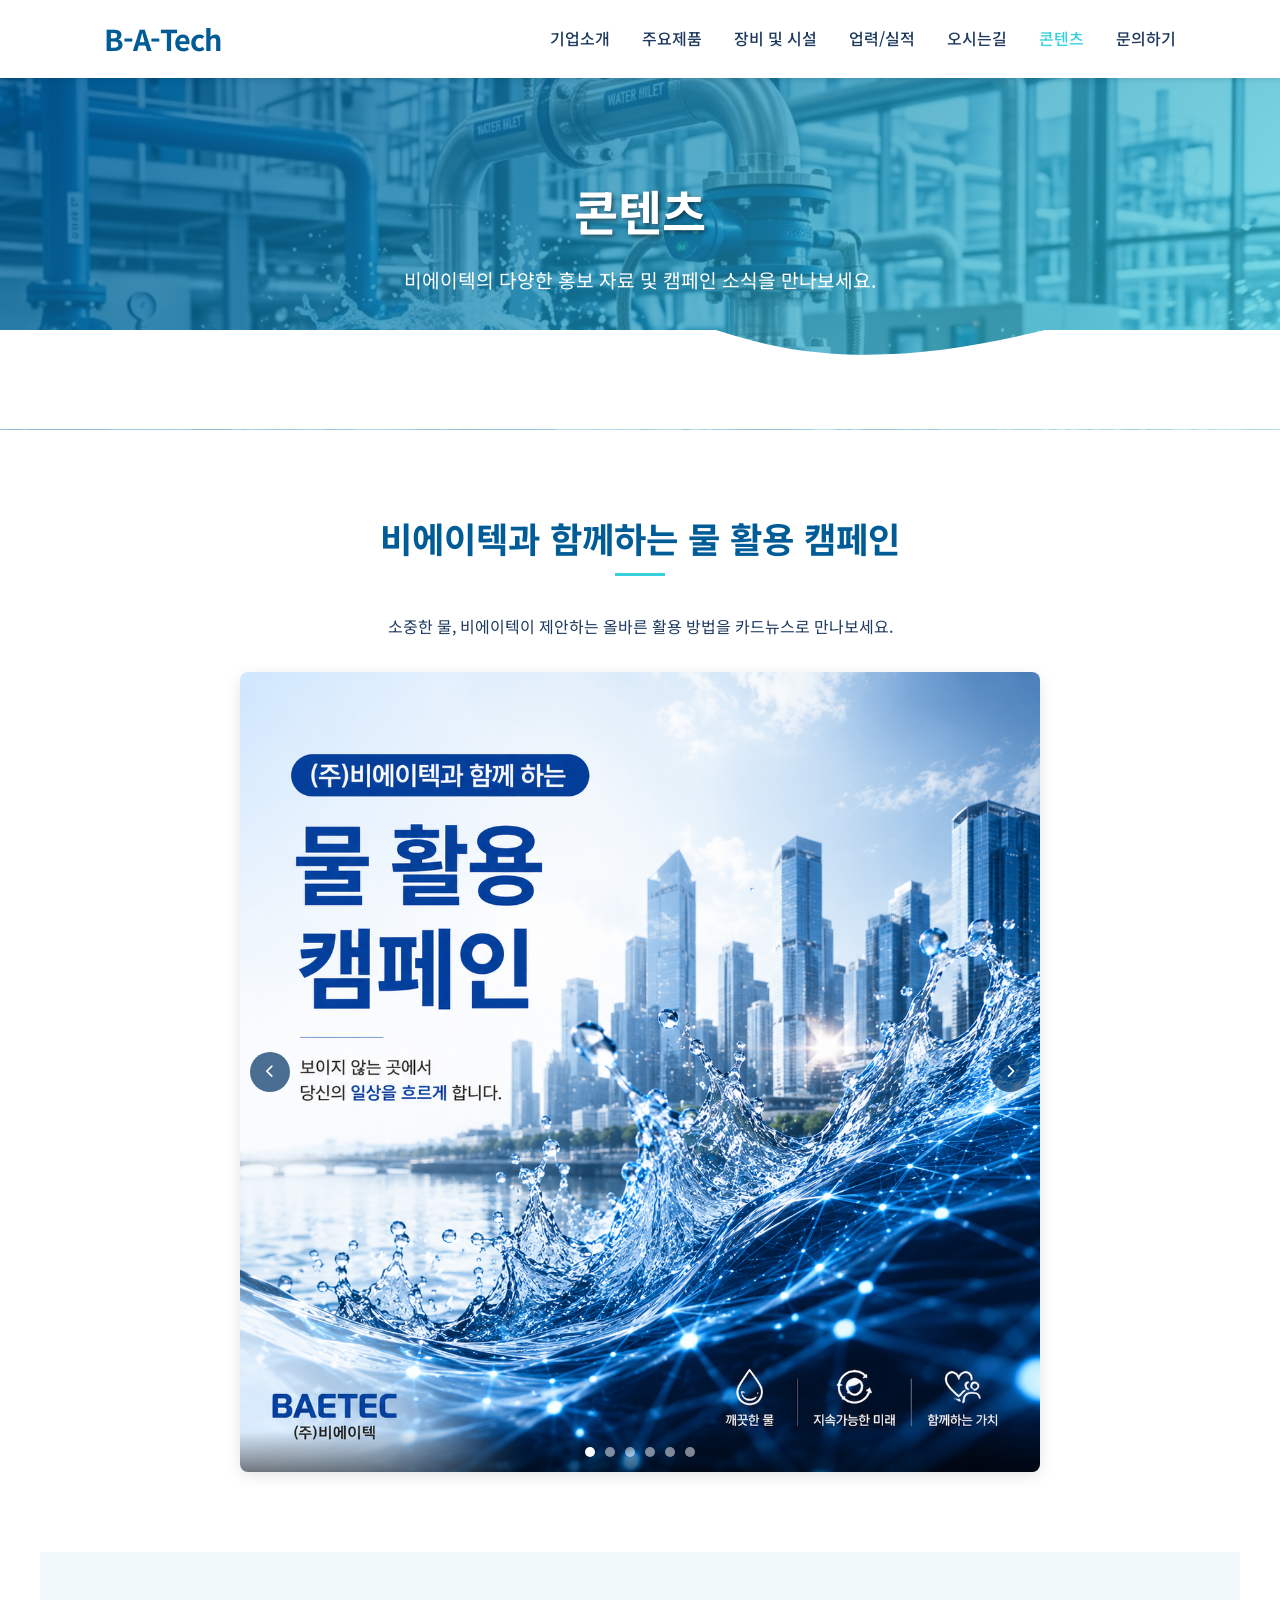
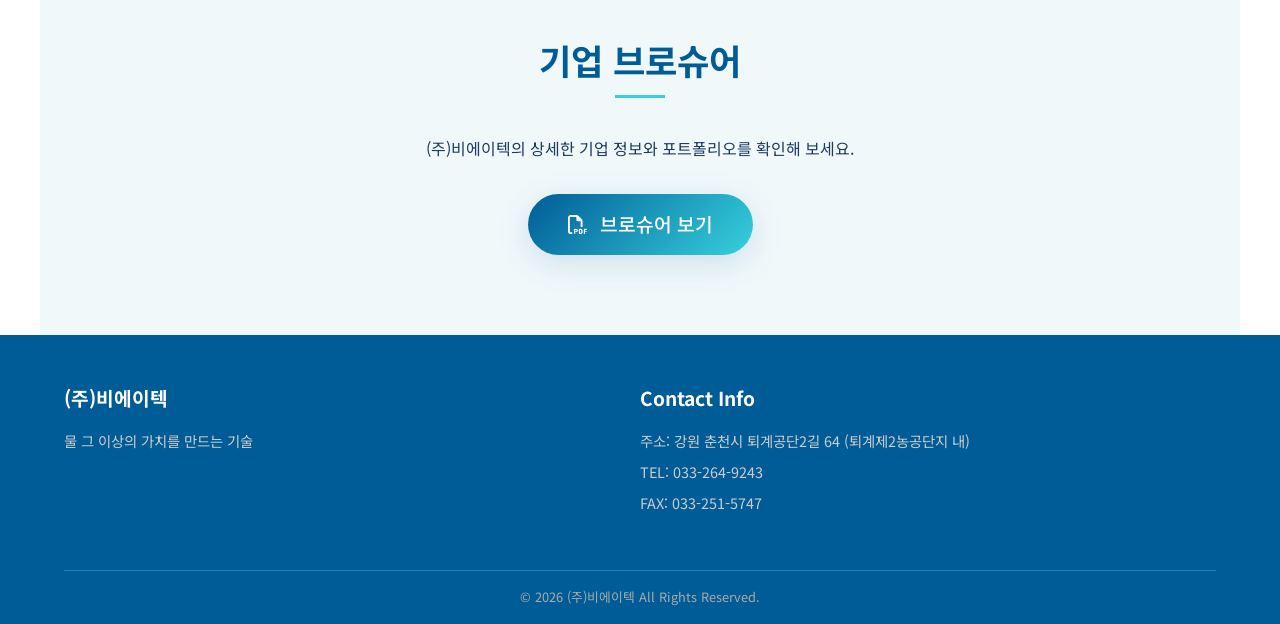
<file: content.html>
<!DOCTYPE html>
<html lang="ko">
<head>
  <meta charset="UTF-8">
  <meta name="viewport" content="width=device-width, initial-scale=1.0">
  <meta name="description" content="(주)비에이텍 콘텐츠. 물 활용 캠페인 카드뉴스 및 기업 브로슈어를 확인할 수 있습니다.">
  <title>콘텐츠 - (주)비에이텍</title>
  <link rel="stylesheet" href="css/style.css">
  <script src="js/main.js" defer></script>
  <link rel="stylesheet" href="https://cdnjs.cloudflare.com/ajax/libs/font-awesome/6.4.0/css/all.min.css">
</head>
<body>
  <header>
    <nav class="navbar">
      <div class="logo">
        <a href="index.html">B-A-Tech</a>
      </div>
      <ul class="nav-links">
        <li><a href="intro.html">기업소개</a></li>
        <li><a href="product.html">주요제품</a></li>
        <li><a href="equipment.html">장비 및 시설</a></li>
        <li><a href="sales_history.html">업력/실적</a></li>
        <li><a href="map.html">오시는길</a></li>
        <li><a href="content.html" style="color:var(--secondary-color);">콘텐츠</a></li>
        <li><a href="inquiry.html">문의하기</a></li>
      </ul>
      <div class="hamburger">
        <div class="line1"></div>
        <div class="line2"></div>
        <div class="line3"></div>
      </div>
    </nav>
  </header>
  <main>
    <section class="hero" style="height: 40vh; background-image: url('images/hero_water_pump_1778562478899.png');">
      <div class="hero-content fade-in">
        <h1>콘텐츠</h1>
        <p>비에이텍의 다양한 홍보 자료 및 캠페인 소식을 만나보세요.</p>
      </div>
    </section>

    <!-- Card News Carousel -->
    <section class="section" style="padding-top: 5rem;">
      <h2 class="section-title fade-in">비에이텍과 함께하는 물 활용 캠페인</h2>
      <p class="fade-in" style="text-align: center; margin-bottom: 2rem;">소중한 물, 비에이텍이 제안하는 올바른 활용 방법을 카드뉴스로 만나보세요.</p>
      <div class="carousel-container fade-in">
        <button class="carousel-btn prev-btn" aria-label="이전 슬라이드"><i class="fa-solid fa-chevron-left"></i></button>
        <div class="carousel-track-container">
          <ul class="carousel-track">
            <li class="carousel-slide current-slide"><img src="비에이텍 카드뉴스1.png" alt="카드뉴스 1"></li>
            <li class="carousel-slide"><img src="비에이텍 카드뉴스2.png" alt="카드뉴스 2"></li>
            <li class="carousel-slide"><img src="비에이텍 카드뉴스3.png" alt="카드뉴스 3"></li>
            <li class="carousel-slide"><img src="비에이텍 카드뉴스4.png" alt="카드뉴스 4"></li>
            <li class="carousel-slide"><img src="비에이텍 카드뉴스5.png" alt="카드뉴스 5"></li>
            <li class="carousel-slide"><img src="비에이텍 카드뉴스6.png" alt="카드뉴스 6"></li>
          </ul>
        </div>
        <button class="carousel-btn next-btn" aria-label="다음 슬라이드"><i class="fa-solid fa-chevron-right"></i></button>
        <div class="carousel-nav">
          <button class="carousel-indicator current-indicator"></button>
          <button class="carousel-indicator"></button>
          <button class="carousel-indicator"></button>
          <button class="carousel-indicator"></button>
          <button class="carousel-indicator"></button>
          <button class="carousel-indicator"></button>
        </div>
      </div>
    </section>

    <!-- Corporate Brochure -->
    <section class="section fade-in" style="background-color: var(--light-bg); padding-bottom: 5rem;">
      <h2 class="section-title">기업 브로슈어</h2>
      <p style="text-align: center; margin-bottom: 2rem;">(주)비에이텍의 상세한 기업 정보와 포트폴리오를 확인해 보세요.</p>
      <div style="text-align: center;">
        <a href="viewer.html?file=비에이텍 브로슈어 .pdf" class="btn-primary" style="font-size: 1.2rem; padding: 15px 40px;"><i class="fa-regular fa-file-pdf" style="margin-right: 8px;"></i> 브로슈어 보기</a>
      </div>
    </section>
  </main>
  
  <footer>
    <div class="footer-content">
      <div class="footer-col">
        <h3>(주)비에이텍</h3>
        <p>물 그 이상의 가치를 만드는 기술</p>
      </div>
      <div class="footer-col">
        <h3>Contact Info</h3>
        <p>주소: 강원 춘천시 퇴계공단2길 64 (퇴계제2농공단지 내)</p>
        <p>TEL: 033-264-9243</p>
        <p>FAX: 033-251-5747</p>
      </div>
    </div>
    <div class="footer-bottom">
      <p>&copy; 2026 (주)비에이텍 All Rights Reserved.</p>
    </div>
  </footer>
</body>
</html>
</file>
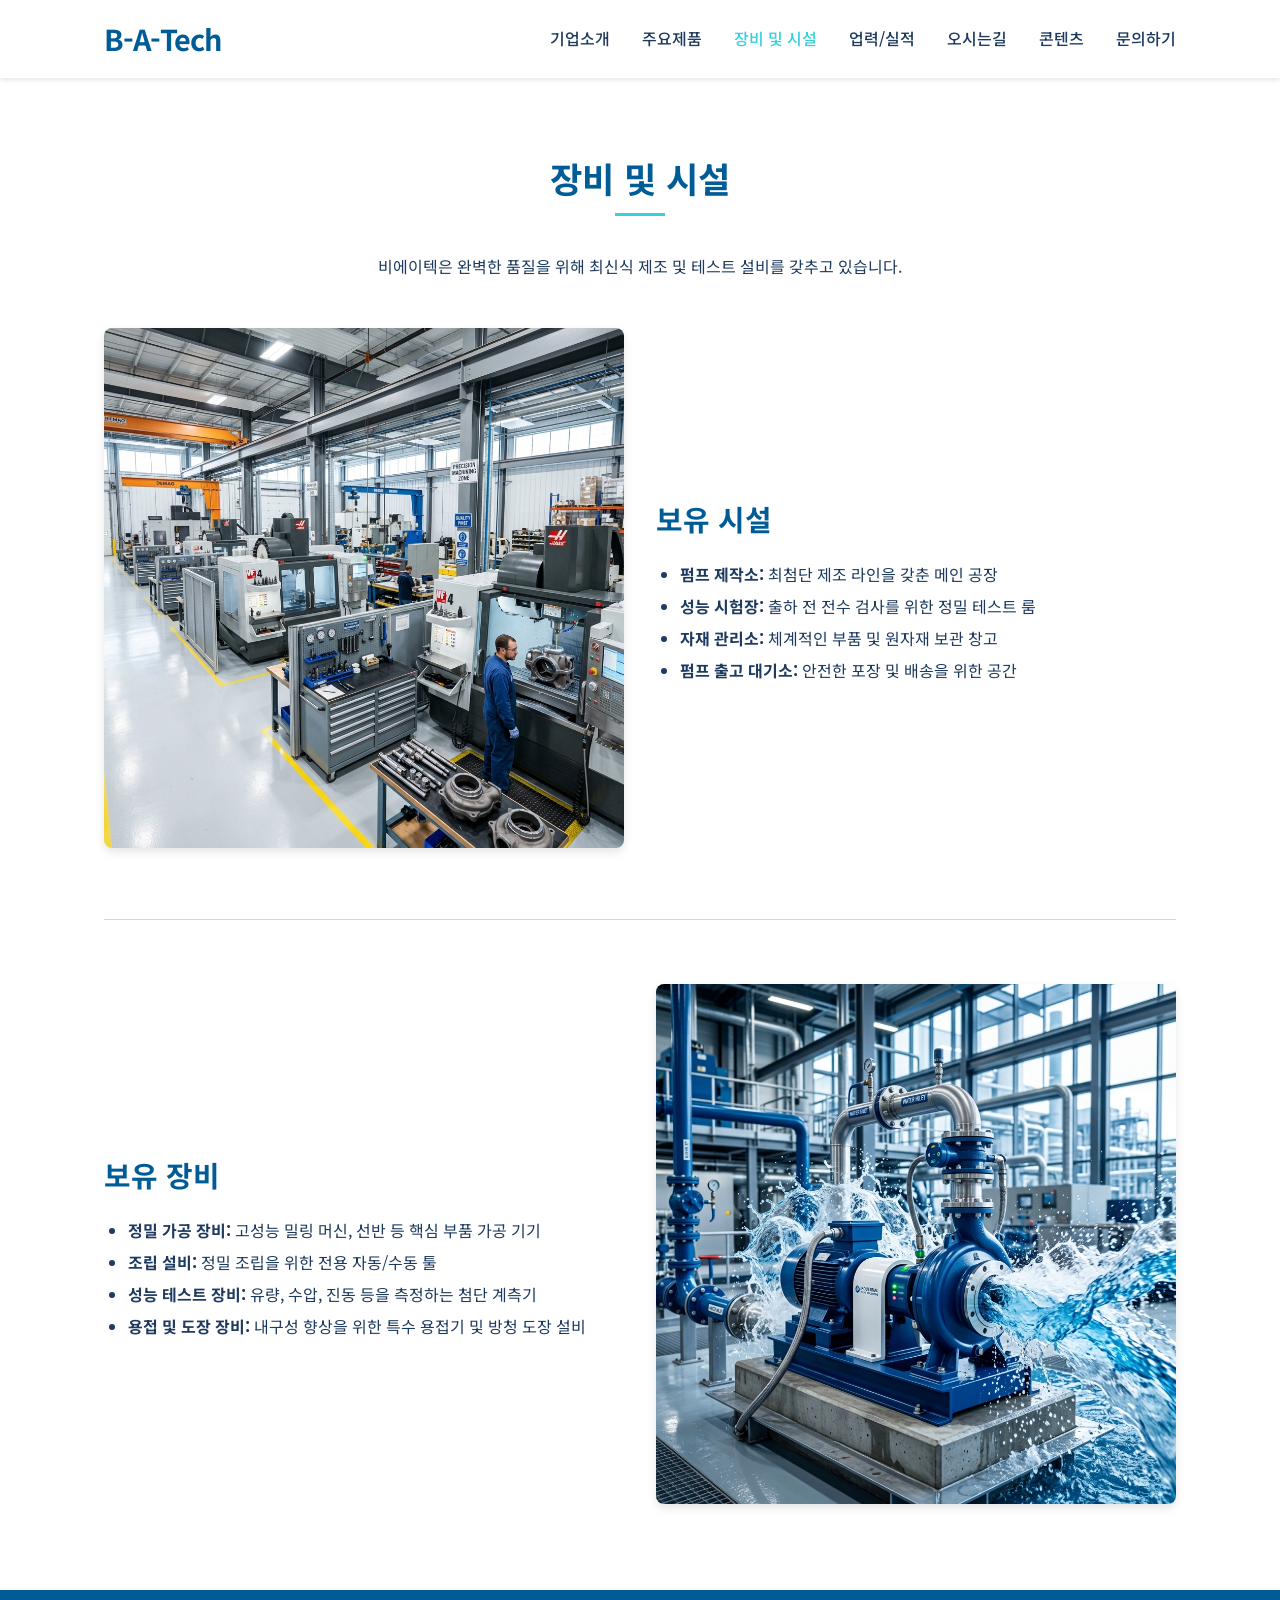
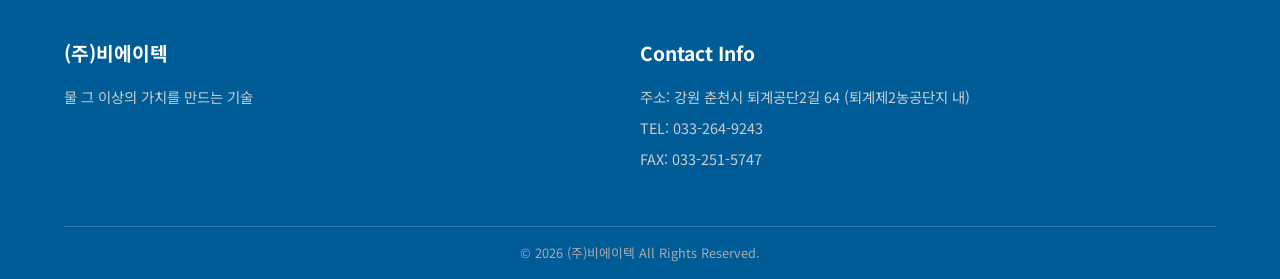
<file: equipment.html>
<!DOCTYPE html>
<html lang="ko">
<head>
  <meta charset="UTF-8">
  <meta name="viewport" content="width=device-width, initial-scale=1.0">
  <meta name="description" content="(주)비에이텍 장비 및 시설 안내. 최고 품질의 펌프를 제작하기 위한 첨단 설비">
  <title>장비 및 시설 - (주)비에이텍</title>
  <link rel="stylesheet" href="css/style.css">
  <script src="js/main.js" defer></script>
</head>
<body>
  <header>
    <nav class="navbar">
      <div class="logo">
        <a href="index.html">B-A-Tech</a>
      </div>
      <ul class="nav-links">
        <li><a href="intro.html">기업소개</a></li>
        <li><a href="product.html">주요제품</a></li>
        <li><a href="equipment.html" style="color:var(--secondary-color);">장비 및 시설</a></li>
        <li><a href="sales_history.html">업력/실적</a></li>
        <li><a href="map.html">오시는길</a></li>
        <li><a href="content.html">콘텐츠</a></li>
        <li><a href="inquiry.html">문의하기</a></li>
      </ul>
      <div class="hamburger">
        <div class="line1"></div>
        <div class="line2"></div>
        <div class="line3"></div>
      </div>
    </nav>
  </header>
  <main>
    <section class="section fade-in">
      <h2 class="section-title">장비 및 시설</h2>
      <p style="text-align: center; margin-bottom: 3rem;">비에이텍은 완벽한 품질을 위해 최신식 제조 및 테스트 설비를 갖추고 있습니다.</p>
      
      <div style="display: flex; flex-direction: column; gap: 4rem;">
        <!-- 시설 -->
        <div class="fade-in" style="display: flex; flex-wrap: wrap; gap: 2rem; align-items: center;">
          <div style="flex: 1; min-width: 300px;">
            <img src="images/factory_facility_1778562610141.png" alt="펌프 제작소 전경" style="width: 100%; border-radius: 8px; box-shadow: 0 4px 10px rgba(0,0,0,0.1);">
          </div>
          <div style="flex: 1; min-width: 300px;">
            <h3 style="color: var(--primary-color); font-size: 1.8rem; margin-bottom: 1rem;">보유 시설</h3>
            <ul style="list-style: disc; margin-left: 1.5rem; line-height: 2;">
              <li><strong>펌프 제작소:</strong> 최첨단 제조 라인을 갖춘 메인 공장</li>
              <li><strong>성능 시험장:</strong> 출하 전 전수 검사를 위한 정밀 테스트 룸</li>
              <li><strong>자재 관리소:</strong> 체계적인 부품 및 원자재 보관 창고</li>
              <li><strong>펌프 출고 대기소:</strong> 안전한 포장 및 배송을 위한 공간</li>
            </ul>
          </div>
        </div>

        <hr style="border: 0; border-top: 1px solid var(--border-color);">

        <!-- 장비 -->
        <div class="fade-in" style="display: flex; flex-wrap: wrap-reverse; gap: 2rem; align-items: center;">
          <div style="flex: 1; min-width: 300px;">
            <h3 style="color: var(--primary-color); font-size: 1.8rem; margin-bottom: 1rem;">보유 장비</h3>
            <ul style="list-style: disc; margin-left: 1.5rem; line-height: 2;">
              <li><strong>정밀 가공 장비:</strong> 고성능 밀링 머신, 선반 등 핵심 부품 가공 기기</li>
              <li><strong>조립 설비:</strong> 정밀 조립을 위한 전용 자동/수동 툴</li>
              <li><strong>성능 테스트 장비:</strong> 유량, 수압, 진동 등을 측정하는 첨단 계측기</li>
              <li><strong>용접 및 도장 장비:</strong> 내구성 향상을 위한 특수 용접기 및 방청 도장 설비</li>
            </ul>
          </div>
          <div style="flex: 1; min-width: 300px;">
            <img src="images/hero_water_pump_1778562478899.png" alt="정밀 가공 장비" style="width: 100%; border-radius: 8px; box-shadow: 0 4px 10px rgba(0,0,0,0.1);">
          </div>
        </div>
      </div>
    </section>
  </main>
  
  <footer>
    <div class="footer-content">
      <div class="footer-col">
        <h3>(주)비에이텍</h3>
        <p>물 그 이상의 가치를 만드는 기술</p>
      </div>
      <div class="footer-col">
        <h3>Contact Info</h3>
        <p>주소: 강원 춘천시 퇴계공단2길 64 (퇴계제2농공단지 내)</p>
        <p>TEL: 033-264-9243</p>
        <p>FAX: 033-251-5747</p>
      </div>
    </div>
    <div class="footer-bottom">
      <p>&copy; 2026 (주)비에이텍 All Rights Reserved.</p>
    </div>
  </footer>
</body>
</html>
</file>
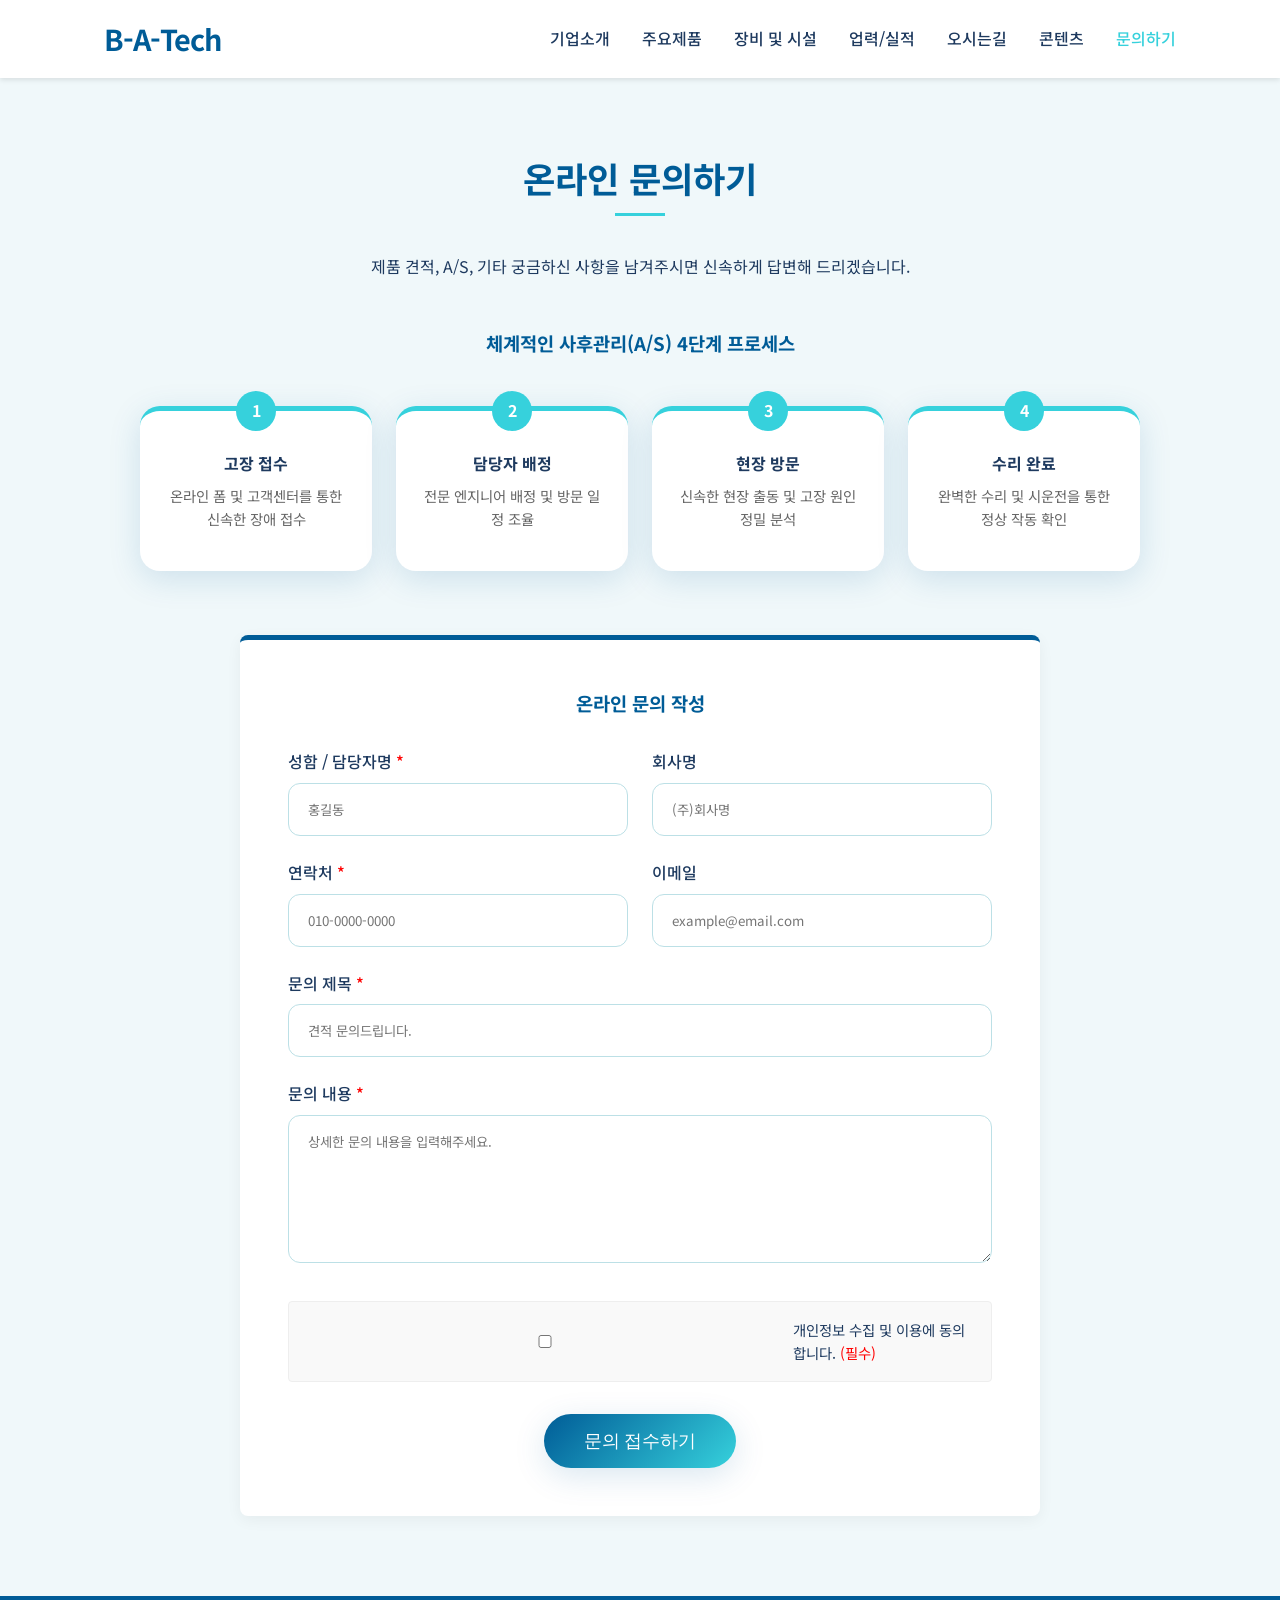
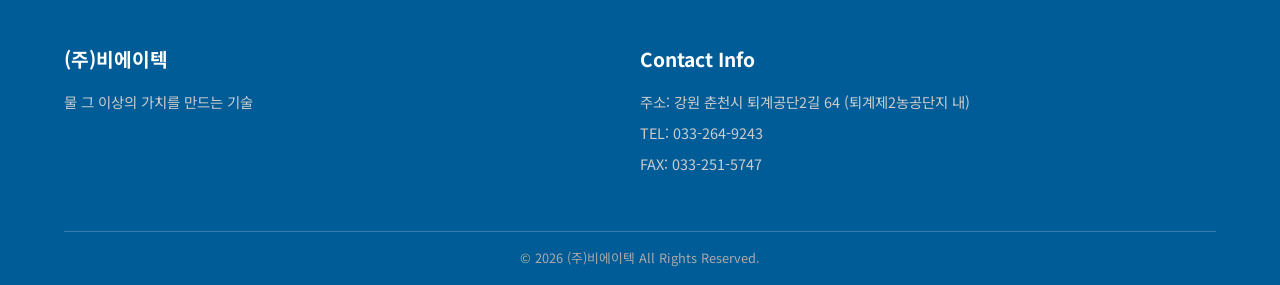
<file: inquiry.html>
<!DOCTYPE html>
<html lang="ko">
<head>
  <meta charset="UTF-8">
  <meta name="viewport" content="width=device-width, initial-scale=1.0">
  <meta name="description" content="(주)비에이텍 온라인 문의하기">
  <title>문의하기 - (주)비에이텍</title>
  <link rel="stylesheet" href="css/style.css">
  <script src="js/main.js" defer></script>
  <style>
    .inquiry-form-container {
      max-width: 800px;
      margin: 0 auto;
      background-color: var(--text-light);
      padding: 3rem;
      border-radius: 8px;
      box-shadow: 0 4px 15px rgba(0,0,0,0.05);
      border-top: 5px solid var(--primary-color);
    }
  </style>
</head>
<body style="background-color: var(--light-bg);">
  <header>
    <nav class="navbar">
      <div class="logo">
        <a href="index.html">B-A-Tech</a>
      </div>
      <ul class="nav-links">
        <li><a href="intro.html">기업소개</a></li>
        <li><a href="product.html">주요제품</a></li>
        <li><a href="equipment.html">장비 및 시설</a></li>
        <li><a href="sales_history.html">업력/실적</a></li>
        <li><a href="map.html">오시는길</a></li>
        <li><a href="content.html">콘텐츠</a></li>
        <li><a href="inquiry.html" style="color:var(--secondary-color);">문의하기</a></li>
      </ul>
      <div class="hamburger">
        <div class="line1"></div>
        <div class="line2"></div>
        <div class="line3"></div>
      </div>
    </nav>
  </header>
  <main>
    <section class="section fade-in">
      <h2 class="section-title">온라인 문의하기</h2>
      <p style="text-align: center; margin-bottom: 3rem;">제품 견적, A/S, 기타 궁금하신 사항을 남겨주시면 신속하게 답변해 드리겠습니다.</p>
      
      <!-- A/S Process -->
      <div class="as-process-container fade-in" style="max-width: 1000px; margin: 0 auto 4rem auto;">
        <h3 style="text-align: center; margin-bottom: 3rem; color: var(--primary-color);">체계적인 사후관리(A/S) 4단계 프로세스</h3>
        <div style="display: flex; gap: 1.5rem; justify-content: space-between; flex-wrap: wrap;">
          <!-- Step 1 -->
          <div style="flex: 1; min-width: 200px; background: var(--text-light); padding: 2.5rem 1.5rem; border-radius: 20px; text-align: center; box-shadow: var(--water-shadow); border-top: 5px solid var(--secondary-color); position: relative;">
            <div style="width: 40px; height: 40px; background: var(--secondary-color); color: white; border-radius: 50%; display: flex; align-items: center; justify-content: center; font-weight: bold; position: absolute; top: -20px; left: 50%; transform: translateX(-50%);">1</div>
            <i class="fa-solid fa-headset" style="font-size: 2.5rem; color: var(--primary-color); margin-bottom: 1rem;"></i>
            <h4 style="margin-bottom: 0.5rem;">고장 접수</h4>
            <p style="font-size: 0.9rem; color: #666;">온라인 폼 및 고객센터를 통한 신속한 장애 접수</p>
          </div>
          <!-- Step 2 -->
          <div style="flex: 1; min-width: 200px; background: var(--text-light); padding: 2.5rem 1.5rem; border-radius: 20px; text-align: center; box-shadow: var(--water-shadow); border-top: 5px solid var(--secondary-color); position: relative;">
            <div style="width: 40px; height: 40px; background: var(--secondary-color); color: white; border-radius: 50%; display: flex; align-items: center; justify-content: center; font-weight: bold; position: absolute; top: -20px; left: 50%; transform: translateX(-50%);">2</div>
            <i class="fa-solid fa-user-gear" style="font-size: 2.5rem; color: var(--primary-color); margin-bottom: 1rem;"></i>
            <h4 style="margin-bottom: 0.5rem;">담당자 배정</h4>
            <p style="font-size: 0.9rem; color: #666;">전문 엔지니어 배정 및 방문 일정 조율</p>
          </div>
          <!-- Step 3 -->
          <div style="flex: 1; min-width: 200px; background: var(--text-light); padding: 2.5rem 1.5rem; border-radius: 20px; text-align: center; box-shadow: var(--water-shadow); border-top: 5px solid var(--secondary-color); position: relative;">
            <div style="width: 40px; height: 40px; background: var(--secondary-color); color: white; border-radius: 50%; display: flex; align-items: center; justify-content: center; font-weight: bold; position: absolute; top: -20px; left: 50%; transform: translateX(-50%);">3</div>
            <i class="fa-solid fa-truck-fast" style="font-size: 2.5rem; color: var(--primary-color); margin-bottom: 1rem;"></i>
            <h4 style="margin-bottom: 0.5rem;">현장 방문</h4>
            <p style="font-size: 0.9rem; color: #666;">신속한 현장 출동 및 고장 원인 정밀 분석</p>
          </div>
          <!-- Step 4 -->
          <div style="flex: 1; min-width: 200px; background: var(--text-light); padding: 2.5rem 1.5rem; border-radius: 20px; text-align: center; box-shadow: var(--water-shadow); border-top: 5px solid var(--secondary-color); position: relative;">
            <div style="width: 40px; height: 40px; background: var(--secondary-color); color: white; border-radius: 50%; display: flex; align-items: center; justify-content: center; font-weight: bold; position: absolute; top: -20px; left: 50%; transform: translateX(-50%);">4</div>
            <i class="fa-solid fa-check-to-slot" style="font-size: 2.5rem; color: var(--primary-color); margin-bottom: 1rem;"></i>
            <h4 style="margin-bottom: 0.5rem;">수리 완료</h4>
            <p style="font-size: 0.9rem; color: #666;">완벽한 수리 및 시운전을 통한 정상 작동 확인</p>
          </div>
        </div>
      </div>
      
      <div class="inquiry-form-container fade-in">
        <h3 style="text-align: center; margin-bottom: 2rem; color: var(--primary-color);">온라인 문의 작성</h3>
        <form action="#" method="POST" onsubmit="alert('문의가 성공적으로 접수되었습니다.'); return false;">
          <div style="display: flex; gap: 1.5rem; flex-wrap: wrap;">
            <div class="form-group" style="flex: 1; min-width: 250px;">
              <label for="name">성함 / 담당자명 <span style="color:red;">*</span></label>
              <input type="text" id="name" name="name" required placeholder="홍길동">
            </div>
            <div class="form-group" style="flex: 1; min-width: 250px;">
              <label for="company">회사명</label>
              <input type="text" id="company" name="company" placeholder="(주)회사명">
            </div>
          </div>
          
          <div style="display: flex; gap: 1.5rem; flex-wrap: wrap;">
            <div class="form-group" style="flex: 1; min-width: 250px;">
              <label for="phone">연락처 <span style="color:red;">*</span></label>
              <input type="tel" id="phone" name="phone" required placeholder="010-0000-0000">
            </div>
            <div class="form-group" style="flex: 1; min-width: 250px;">
              <label for="email">이메일</label>
              <input type="email" id="email" name="email" placeholder="example@email.com">
            </div>
          </div>

          <div class="form-group">
            <label for="subject">문의 제목 <span style="color:red;">*</span></label>
            <input type="text" id="subject" name="subject" required placeholder="견적 문의드립니다.">
          </div>

          <div class="form-group">
            <label for="message">문의 내용 <span style="color:red;">*</span></label>
            <textarea id="message" name="message" rows="6" required placeholder="상세한 문의 내용을 입력해주세요."></textarea>
          </div>

          <div class="form-group checkbox-group" style="margin-top: 2rem; margin-bottom: 2rem; background-color: #f9f9f9; padding: 1rem; border: 1px solid #eee; border-radius: 4px;">
            <input type="checkbox" id="privacy" name="privacy" required>
            <label for="privacy" style="margin-bottom: 0; font-size: 0.9rem; font-weight: normal; cursor: pointer;">
              개인정보 수집 및 이용에 동의합니다. <span style="color:red;">(필수)</span>
            </label>
          </div>

          <div style="text-align: center;">
            <button type="submit" class="btn-primary" style="padding: 15px 40px; font-size: 1.1rem; border: none; cursor: pointer;">문의 접수하기</button>
          </div>
        </form>
      </div>
    </section>
  </main>
  
  <footer>
    <div class="footer-content">
      <div class="footer-col">
        <h3>(주)비에이텍</h3>
        <p>물 그 이상의 가치를 만드는 기술</p>
      </div>
      <div class="footer-col">
        <h3>Contact Info</h3>
        <p>주소: 강원 춘천시 퇴계공단2길 64 (퇴계제2농공단지 내)</p>
        <p>TEL: 033-264-9243</p>
        <p>FAX: 033-251-5747</p>
      </div>
    </div>
    <div class="footer-bottom">
      <p>&copy; 2026 (주)비에이텍 All Rights Reserved.</p>
    </div>
  </footer>
</body>
</html>
</file>
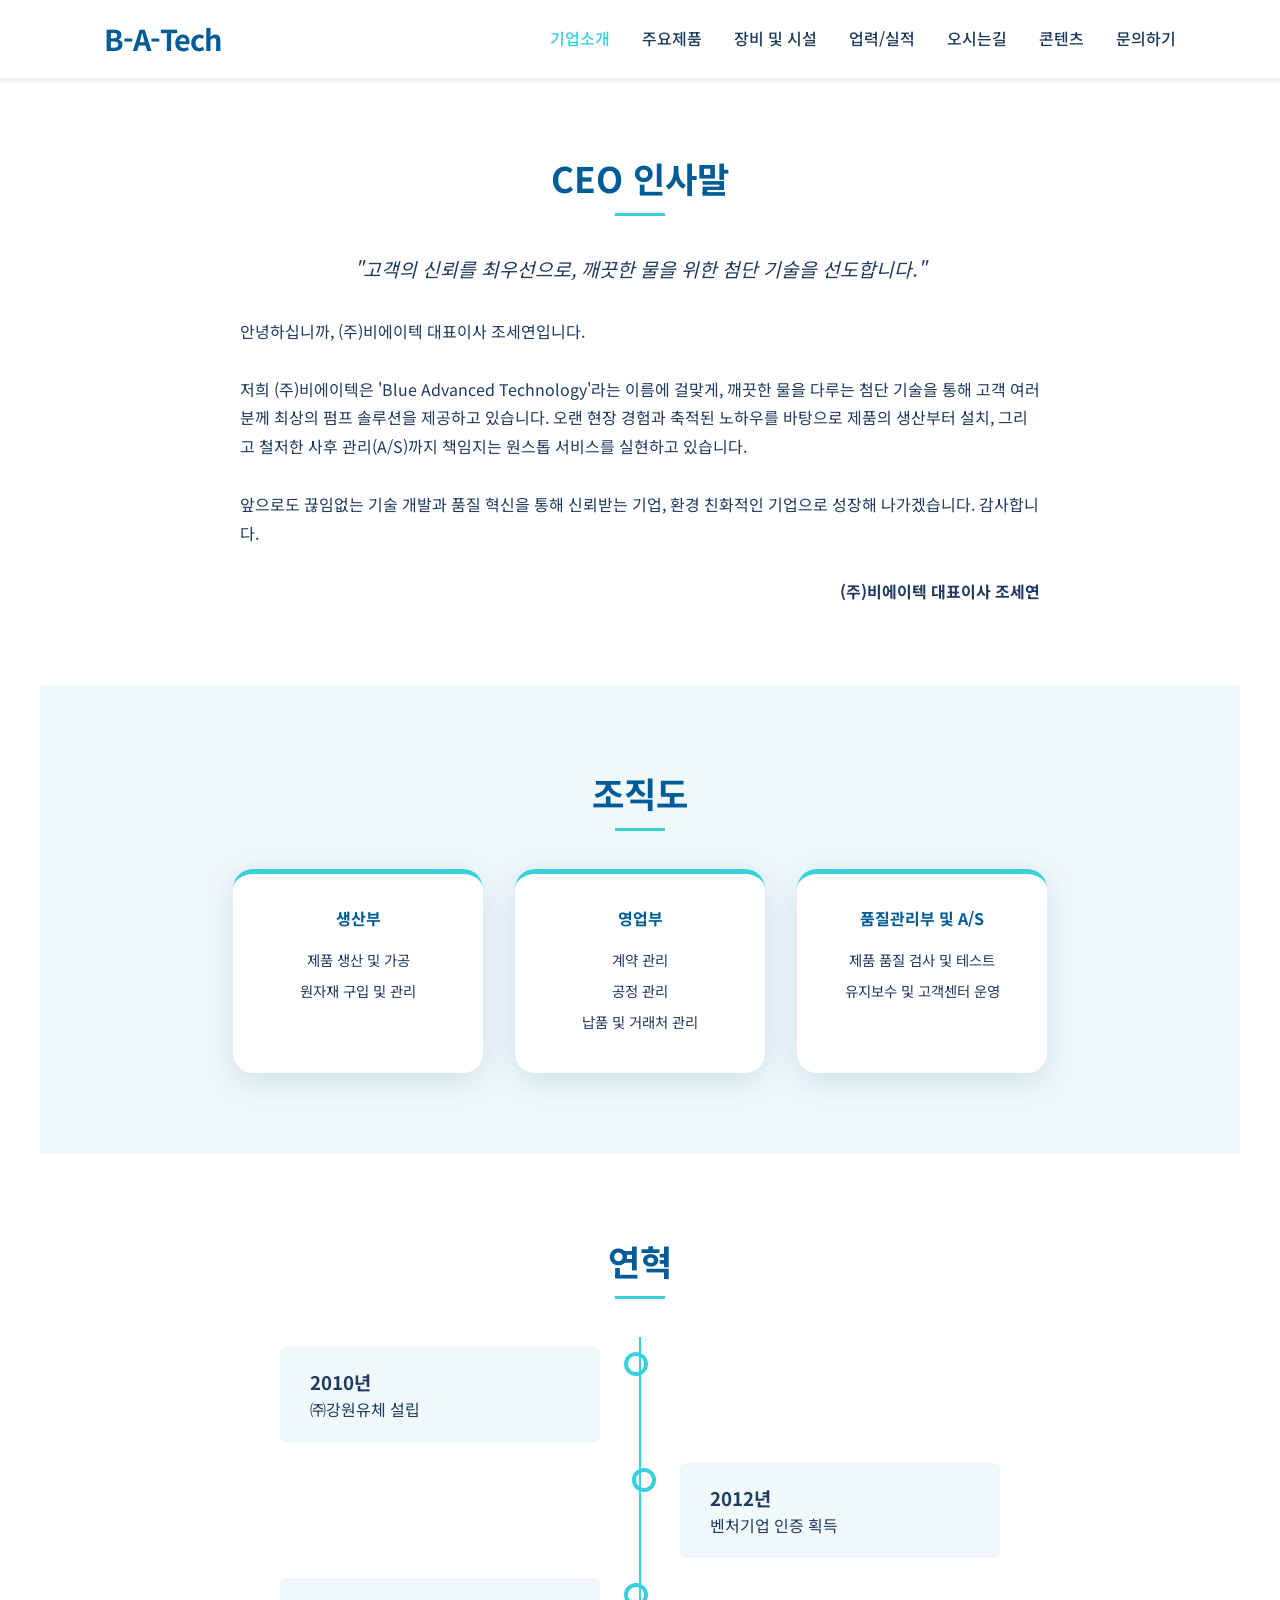
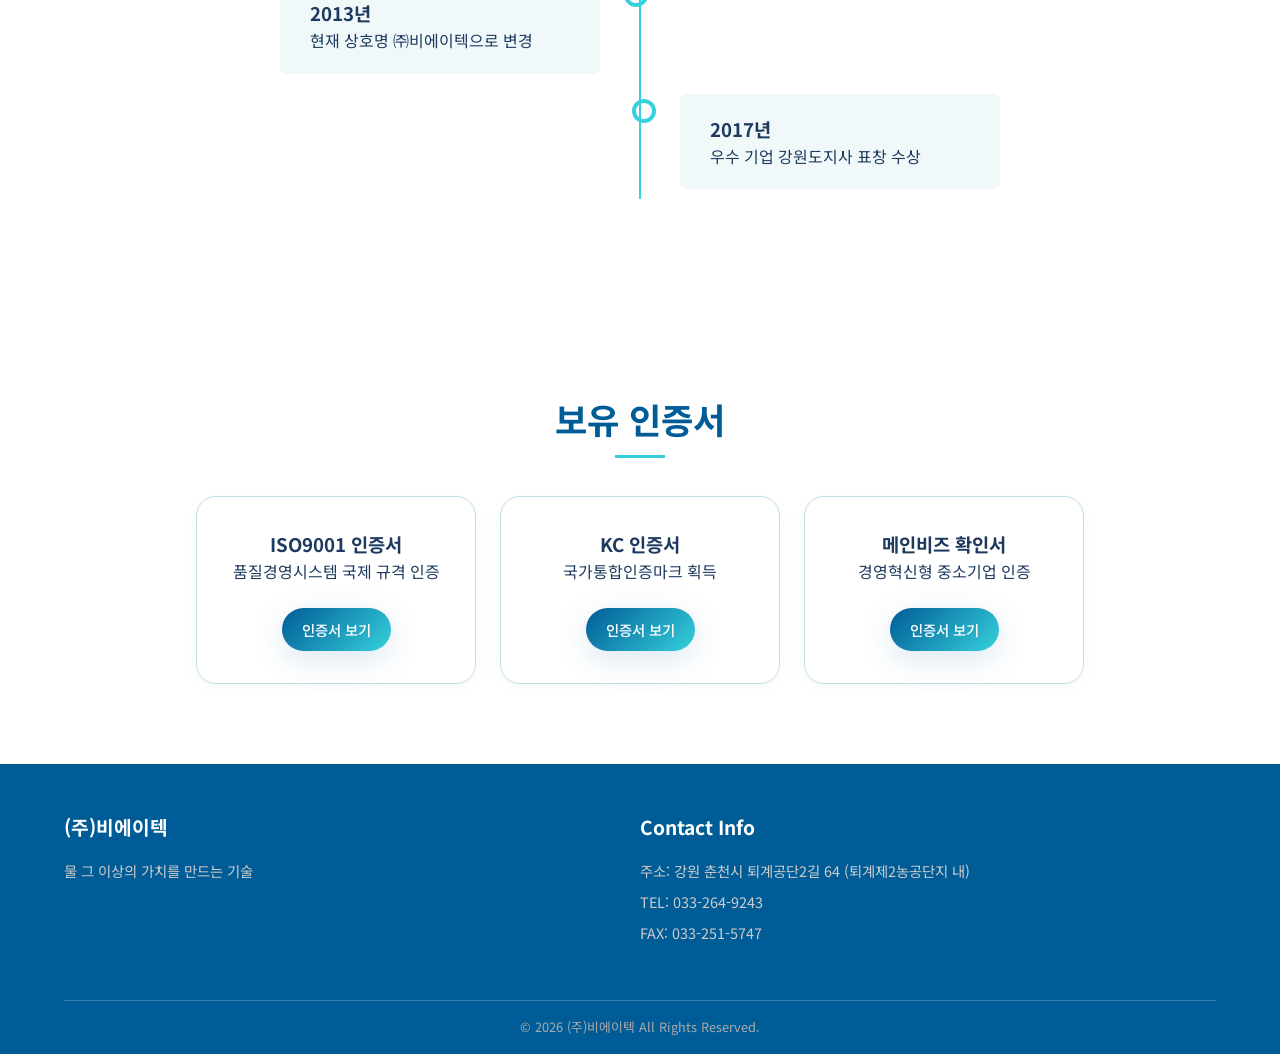
<file: intro.html>
<!DOCTYPE html>
<html lang="ko">
<head>
  <meta charset="UTF-8">
  <meta name="viewport" content="width=device-width, initial-scale=1.0">
  <meta name="description" content="(주)비에이텍 기업소개, CEO 인사말, 조직도 및 주요 연혁 안내.">
  <title>기업소개 - (주)비에이텍</title>
  <link rel="stylesheet" href="css/style.css">
  <script src="js/main.js" defer></script>
</head>
<body>
  <header>
    <nav class="navbar">
      <div class="logo">
        <a href="index.html">B-A-Tech</a>
      </div>
      <ul class="nav-links">
        <li><a href="intro.html" style="color:var(--secondary-color);">기업소개</a></li>
        <li><a href="product.html">주요제품</a></li>
        <li><a href="equipment.html">장비 및 시설</a></li>
        <li><a href="sales_history.html">업력/실적</a></li>
        <li><a href="map.html">오시는길</a></li>
        <li><a href="content.html">콘텐츠</a></li>
        <li><a href="inquiry.html">문의하기</a></li>
      </ul>
      <div class="hamburger">
        <div class="line1"></div>
        <div class="line2"></div>
        <div class="line3"></div>
      </div>
    </nav>
  </header>
  <main>
    <section class="section fade-in">
      <h2 class="section-title">CEO 인사말</h2>
      <div style="max-width: 800px; margin: 0 auto; text-align: center;">
        <p style="font-size: 1.2rem; margin-bottom: 2rem; font-style: italic;">"고객의 신뢰를 최우선으로, 깨끗한 물을 위한 첨단 기술을 선도합니다."</p>
        <p style="line-height: 1.8; text-align: left;">
          안녕하십니까, (주)비에이텍 대표이사 조세연입니다.<br><br>
          저희 (주)비에이텍은 'Blue Advanced Technology'라는 이름에 걸맞게, 깨끗한 물을 다루는 첨단 기술을 통해 고객 여러분께 최상의 펌프 솔루션을 제공하고 있습니다. 
          오랜 현장 경험과 축적된 노하우를 바탕으로 제품의 생산부터 설치, 그리고 철저한 사후 관리(A/S)까지 책임지는 원스톱 서비스를 실현하고 있습니다.<br><br>
          앞으로도 끊임없는 기술 개발과 품질 혁신을 통해 신뢰받는 기업, 환경 친화적인 기업으로 성장해 나가겠습니다. 감사합니다.
        </p>
        <p style="text-align: right; margin-top: 2rem; font-weight: bold;">(주)비에이텍 대표이사 조세연</p>
      </div>
    </section>

    <section class="section fade-in" style="background-color: var(--light-bg);">
      <h2 class="section-title">조직도</h2>
      <div class="org-chart">
        <div class="org-box fade-in">
          <h4>생산부</h4>
          <ul>
            <li>제품 생산 및 가공</li>
            <li>원자재 구입 및 관리</li>
          </ul>
        </div>
        <div class="org-box fade-in" style="transition-delay: 0.1s;">
          <h4>영업부</h4>
          <ul>
            <li>계약 관리</li>
            <li>공정 관리</li>
            <li>납품 및 거래처 관리</li>
          </ul>
        </div>
        <div class="org-box fade-in" style="transition-delay: 0.2s;">
          <h4>품질관리부 및 A/S</h4>
          <ul>
            <li>제품 품질 검사 및 테스트</li>
            <li>유지보수 및 고객센터 운영</li>
          </ul>
        </div>
      </div>
    </section>

    <section class="section fade-in">
      <h2 class="section-title">연혁</h2>
      <div class="timeline">
        <div class="timeline-item left fade-in">
          <div class="timeline-content">
            <h3>2010년</h3>
            <p>㈜강원유체 설립</p>
          </div>
        </div>
        <div class="timeline-item right fade-in">
          <div class="timeline-content">
            <h3>2012년</h3>
            <p>벤처기업 인증 획득</p>
          </div>
        </div>
        <div class="timeline-item left fade-in">
          <div class="timeline-content">
            <h3>2013년</h3>
            <p>현재 상호명 ㈜비에이텍으로 변경</p>
          </div>
        </div>
        <div class="timeline-item right fade-in">
          <div class="timeline-content">
            <h3>2017년</h3>
            <p>우수 기업 강원도지사 표창 수상</p>
          </div>
        </div>
      </div>
    </section>

    <section class="section fade-in">
      <h2 class="section-title">보유 인증서</h2>
      <div class="services-grid" style="gap: 1.5rem; justify-content: center; display: flex; flex-wrap: wrap;">
        <div class="service-card fade-in" style="width: 280px;">
          <i class="fa-solid fa-certificate" style="font-size: 3rem; color: var(--secondary-color); margin-bottom: 1rem;"></i>
          <h3>ISO9001 인증서</h3>
          <p style="margin-bottom: 1.5rem;">품질경영시스템 국제 규격 인증</p>
          <a href="viewer.html?file=ISO9001인증서.pdf" class="btn-primary" style="padding: 10px 20px; font-size: 0.9rem;">인증서 보기</a>
        </div>
        <div class="service-card fade-in" style="transition-delay: 0.1s; width: 280px;">
          <i class="fa-solid fa-shield-halved" style="font-size: 3rem; color: var(--secondary-color); margin-bottom: 1rem;"></i>
          <h3>KC 인증서</h3>
          <p style="margin-bottom: 1.5rem;">국가통합인증마크 획득</p>
          <a href="viewer.html?file=KC인증서.pdf" class="btn-primary" style="padding: 10px 20px; font-size: 0.9rem;">인증서 보기</a>
        </div>
        <div class="service-card fade-in" style="transition-delay: 0.2s; width: 280px;">
          <i class="fa-solid fa-award" style="font-size: 3rem; color: var(--secondary-color); margin-bottom: 1rem;"></i>
          <h3>메인비즈 확인서</h3>
          <p style="margin-bottom: 1.5rem;">경영혁신형 중소기업 인증</p>
          <a href="viewer.html?file=메인비즈 확인서(기한27.09.13.).pdf" class="btn-primary" style="padding: 10px 20px; font-size: 0.9rem;">인증서 보기</a>
        </div>
      </div>
    </section>


  </main>
  
  <footer>
    <div class="footer-content">
      <div class="footer-col">
        <h3>(주)비에이텍</h3>
        <p>물 그 이상의 가치를 만드는 기술</p>
      </div>
      <div class="footer-col">
        <h3>Contact Info</h3>
        <p>주소: 강원 춘천시 퇴계공단2길 64 (퇴계제2농공단지 내)</p>
        <p>TEL: 033-264-9243</p>
        <p>FAX: 033-251-5747</p>
      </div>
    </div>
    <div class="footer-bottom">
      <p>&copy; 2026 (주)비에이텍 All Rights Reserved.</p>
    </div>
  </footer>
</body>
</html>
</file>
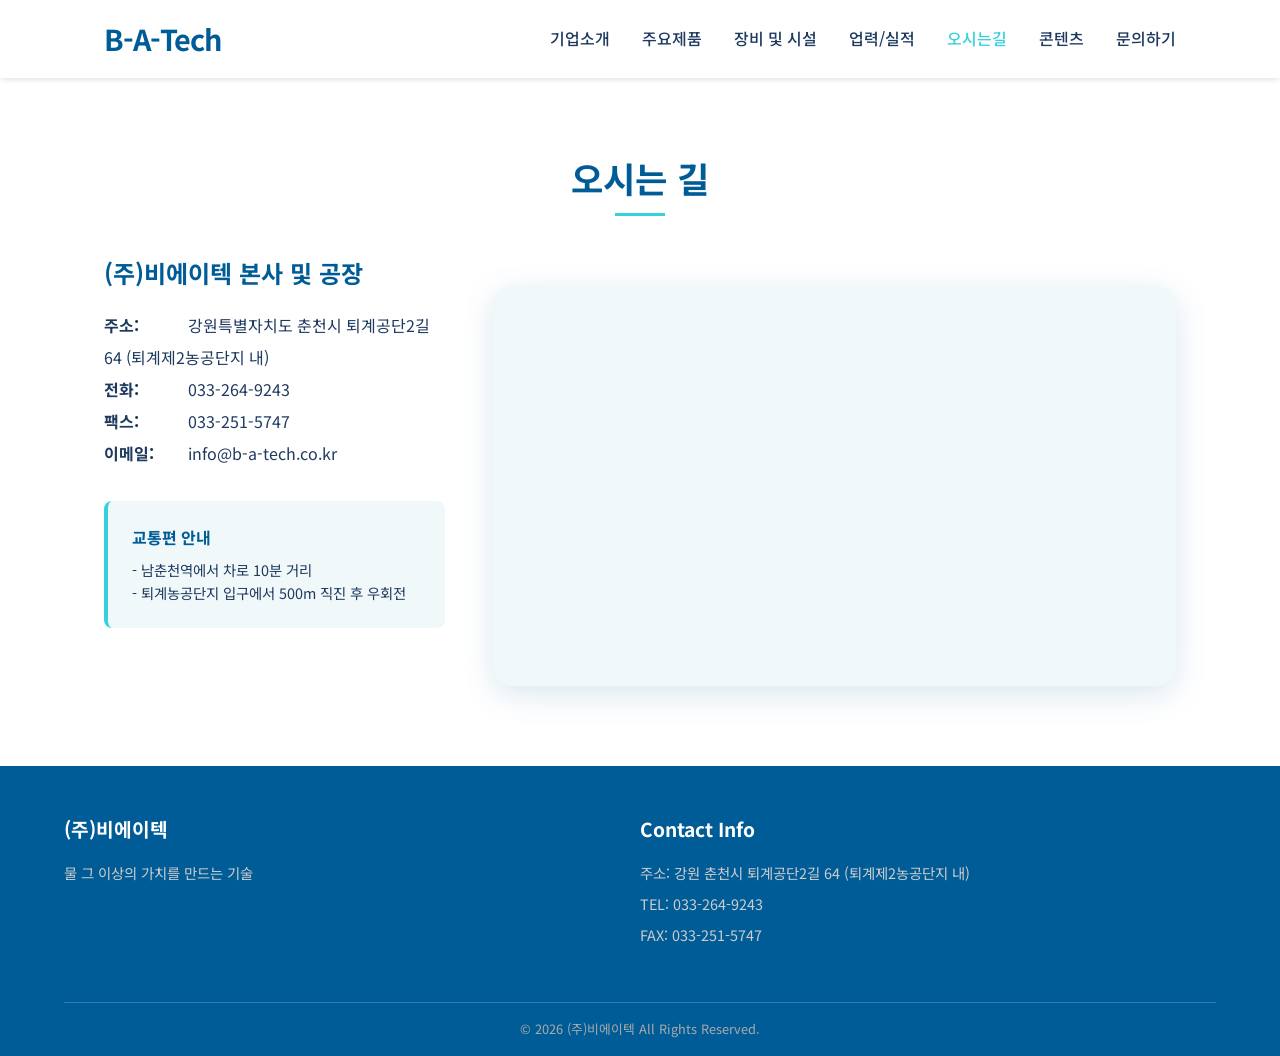
<file: map.html>
<!DOCTYPE html>
<html lang="ko">
<head>
  <meta charset="UTF-8">
  <meta name="viewport" content="width=device-width, initial-scale=1.0">
  <meta name="description" content="(주)비에이텍 오시는 길 안내. 주소 및 연락처 정보">
  <title>오시는 길 - (주)비에이텍</title>
  <link rel="stylesheet" href="css/style.css">
  <script src="js/main.js" defer></script>
</head>
<body>
  <header>
    <nav class="navbar">
      <div class="logo">
        <a href="index.html">B-A-Tech</a>
      </div>
      <ul class="nav-links">
        <li><a href="intro.html">기업소개</a></li>
        <li><a href="product.html">주요제품</a></li>
        <li><a href="equipment.html">장비 및 시설</a></li>
        <li><a href="sales_history.html">업력/실적</a></li>
        <li><a href="map.html" style="color:var(--secondary-color);">오시는길</a></li>
        <li><a href="content.html">콘텐츠</a></li>
        <li><a href="inquiry.html">문의하기</a></li>
      </ul>
      <div class="hamburger">
        <div class="line1"></div>
        <div class="line2"></div>
        <div class="line3"></div>
      </div>
    </nav>
  </header>
  <main>
    <section class="section fade-in">
      <h2 class="section-title">오시는 길</h2>
      
      <div style="display: flex; flex-wrap: wrap; gap: 3rem; margin-top: 2rem;">
        <div style="flex: 1; min-width: 300px;">
          <h3 style="color: var(--primary-color); font-size: 1.5rem; margin-bottom: 1rem;">(주)비에이텍 본사 및 공장</h3>
          <ul style="list-style: none; line-height: 2; margin-bottom: 2rem;">
            <li><strong style="display:inline-block; width:80px;">주소:</strong> 강원특별자치도 춘천시 퇴계공단2길 64 (퇴계제2농공단지 내)</li>
            <li><strong style="display:inline-block; width:80px;">전화:</strong> 033-264-9243</li>
            <li><strong style="display:inline-block; width:80px;">팩스:</strong> 033-251-5747</li>
            <li><strong style="display:inline-block; width:80px;">이메일:</strong> info@b-a-tech.co.kr</li>
          </ul>
          
          <div style="background-color: var(--light-bg); padding: 1.5rem; border-radius: 8px; border-left: 4px solid var(--secondary-color);">
            <h4 style="margin-bottom: 0.5rem; color: var(--primary-color);">교통편 안내</h4>
            <p style="font-size: 0.9rem;">
              - 남춘천역에서 차로 10분 거리<br>
              - 퇴계농공단지 입구에서 500m 직진 후 우회전
            </p>
          </div>
        </div>
        
        <div style="flex: 2; min-width: 300px;">
          <div class="map-container">
            <!-- 네이버 지도 API 대신 임시로 구글 지도 iframe 삽입 (위치: 춘천 퇴계농공단지 인근) -->
            <iframe 
              src="https://www.google.com/maps/embed?pb=!1m18!1m12!1m3!1d12658.261902891963!2d127.7289!3d37.8443!2m3!1f0!2f0!3f0!3m2!1i1024!2i768!4f13.1!3m3!1m2!1s0x3562e5b!2z6rCV7JuQ64-EIOy2mOyynOyLnCDt退r계6rO164uoMui4uCA2NA!5e0!3m2!1sko!2skr!4v1700000000000!5m2!1sko!2skr" 
              width="100%" 
              height="100%" 
              style="border:0;" 
              allowfullscreen="" 
              loading="lazy" 
              referrerpolicy="no-referrer-when-downgrade">
            </iframe>
          </div>
        </div>
      </div>
    </section>
  </main>
  
  <footer>
    <div class="footer-content">
      <div class="footer-col">
        <h3>(주)비에이텍</h3>
        <p>물 그 이상의 가치를 만드는 기술</p>
      </div>
      <div class="footer-col">
        <h3>Contact Info</h3>
        <p>주소: 강원 춘천시 퇴계공단2길 64 (퇴계제2농공단지 내)</p>
        <p>TEL: 033-264-9243</p>
        <p>FAX: 033-251-5747</p>
      </div>
    </div>
    <div class="footer-bottom">
      <p>&copy; 2026 (주)비에이텍 All Rights Reserved.</p>
    </div>
  </footer>
</body>
</html>
</file>
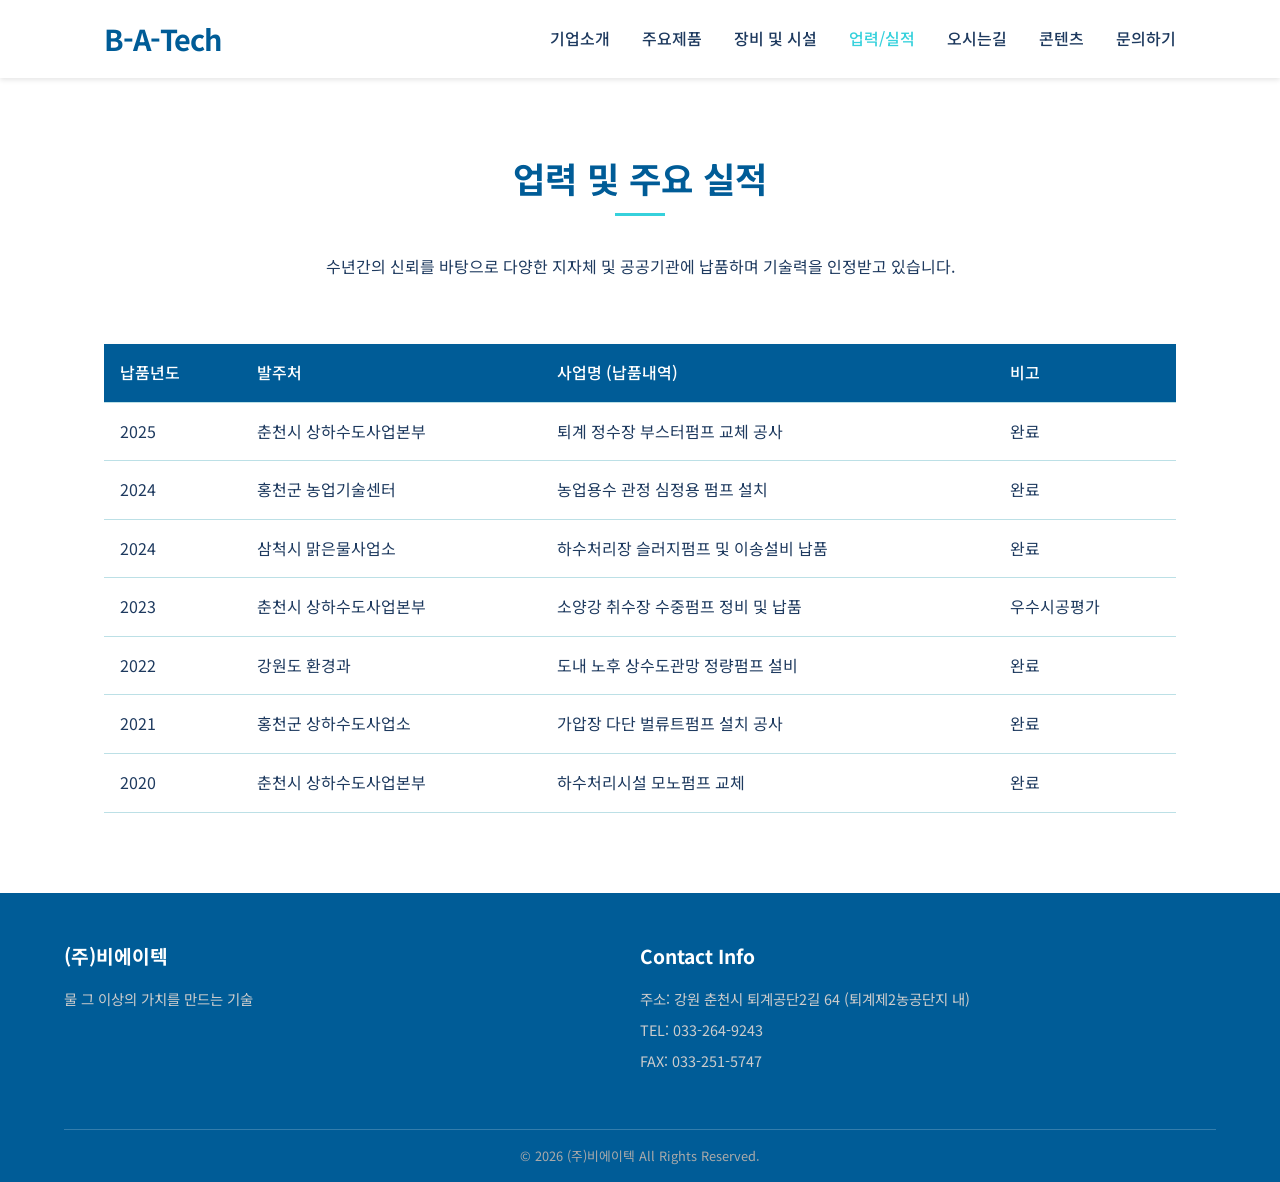
<file: sales_history.html>
<!DOCTYPE html>
<html lang="ko">
<head>
  <meta charset="UTF-8">
  <meta name="viewport" content="width=device-width, initial-scale=1.0">
  <meta name="description" content="(주)비에이텍 납품 실적. 춘천시, 홍천군, 삼척시 등 주요 지자체 실적">
  <title>업력 및 실적 - (주)비에이텍</title>
  <link rel="stylesheet" href="css/style.css">
  <script src="js/main.js" defer></script>
  <style>
    .history-table {
      width: 100%;
      border-collapse: collapse;
      margin-top: 2rem;
      background-color: var(--text-light);
      box-shadow: 0 2px 8px rgba(0,0,0,0.05);
    }
    .history-table th, .history-table td {
      padding: 1rem;
      text-align: left;
      border-bottom: 1px solid var(--border-color);
    }
    .history-table th {
      background-color: var(--primary-color);
      color: var(--text-light);
      font-weight: 500;
    }
    .history-table tr:hover {
      background-color: var(--light-bg);
    }
  </style>
</head>
<body>
  <header>
    <nav class="navbar">
      <div class="logo">
        <a href="index.html">B-A-Tech</a>
      </div>
      <ul class="nav-links">
        <li><a href="intro.html">기업소개</a></li>
        <li><a href="product.html">주요제품</a></li>
        <li><a href="equipment.html">장비 및 시설</a></li>
        <li><a href="sales_history.html" style="color:var(--secondary-color);">업력/실적</a></li>
        <li><a href="map.html">오시는길</a></li>
        <li><a href="content.html">콘텐츠</a></li>
        <li><a href="inquiry.html">문의하기</a></li>
      </ul>
      <div class="hamburger">
        <div class="line1"></div>
        <div class="line2"></div>
        <div class="line3"></div>
      </div>
    </nav>
  </header>
  <main>
    <section class="section fade-in">
      <h2 class="section-title">업력 및 주요 실적</h2>
      <p style="text-align: center; margin-bottom: 2rem;">수년간의 신뢰를 바탕으로 다양한 지자체 및 공공기관에 납품하며 기술력을 인정받고 있습니다.</p>
      
      <div style="overflow-x: auto;">
        <table class="history-table fade-in">
          <thead>
            <tr>
              <th>납품년도</th>
              <th>발주처</th>
              <th>사업명 (납품내역)</th>
              <th>비고</th>
            </tr>
          </thead>
          <tbody>
            <tr>
              <td>2025</td>
              <td>춘천시 상하수도사업본부</td>
              <td>퇴계 정수장 부스터펌프 교체 공사</td>
              <td>완료</td>
            </tr>
            <tr>
              <td>2024</td>
              <td>홍천군 농업기술센터</td>
              <td>농업용수 관정 심정용 펌프 설치</td>
              <td>완료</td>
            </tr>
            <tr>
              <td>2024</td>
              <td>삼척시 맑은물사업소</td>
              <td>하수처리장 슬러지펌프 및 이송설비 납품</td>
              <td>완료</td>
            </tr>
            <tr>
              <td>2023</td>
              <td>춘천시 상하수도사업본부</td>
              <td>소양강 취수장 수중펌프 정비 및 납품</td>
              <td>우수시공평가</td>
            </tr>
            <tr>
              <td>2022</td>
              <td>강원도 환경과</td>
              <td>도내 노후 상수도관망 정량펌프 설비</td>
              <td>완료</td>
            </tr>
            <tr>
              <td>2021</td>
              <td>홍천군 상하수도사업소</td>
              <td>가압장 다단 벌류트펌프 설치 공사</td>
              <td>완료</td>
            </tr>
            <tr>
              <td>2020</td>
              <td>춘천시 상하수도사업본부</td>
              <td>하수처리시설 모노펌프 교체</td>
              <td>완료</td>
            </tr>
          </tbody>
        </table>
      </div>
    </section>
  </main>
  
  <footer>
    <div class="footer-content">
      <div class="footer-col">
        <h3>(주)비에이텍</h3>
        <p>물 그 이상의 가치를 만드는 기술</p>
      </div>
      <div class="footer-col">
        <h3>Contact Info</h3>
        <p>주소: 강원 춘천시 퇴계공단2길 64 (퇴계제2농공단지 내)</p>
        <p>TEL: 033-264-9243</p>
        <p>FAX: 033-251-5747</p>
      </div>
    </div>
    <div class="footer-bottom">
      <p>&copy; 2026 (주)비에이텍 All Rights Reserved.</p>
    </div>
  </footer>
</body>
</html>
</file>
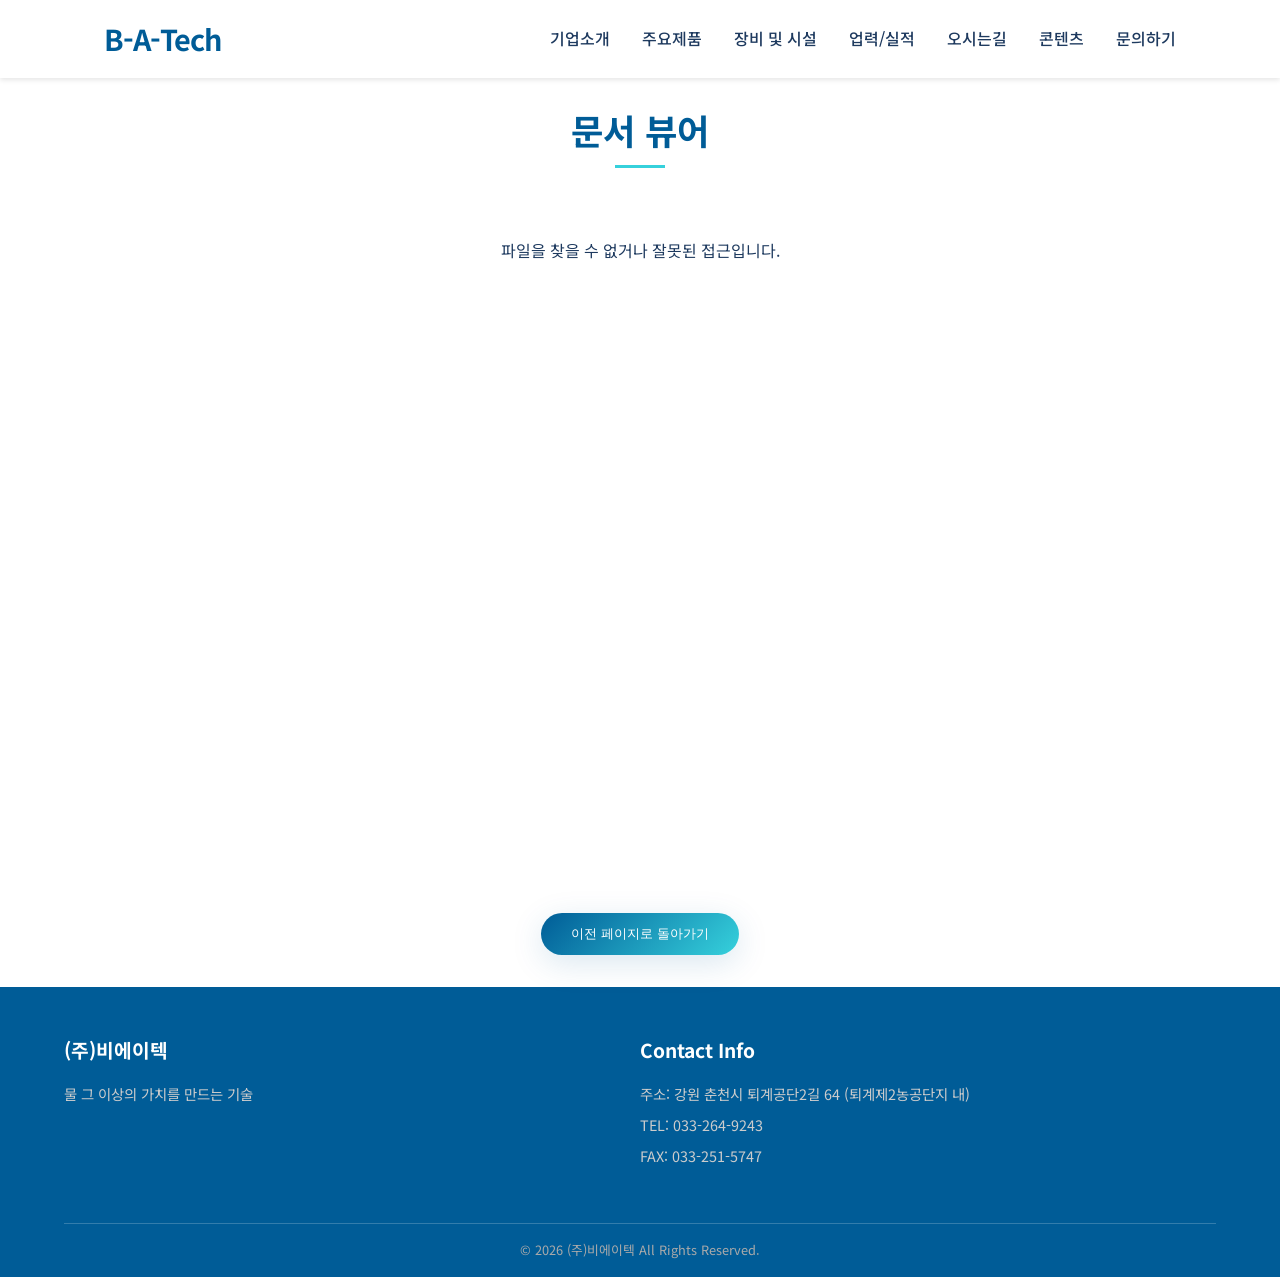
<file: viewer.html>
<!DOCTYPE html>
<html lang="ko">
<head>
  <meta charset="UTF-8">
  <meta name="viewport" content="width=device-width, initial-scale=1.0">
  <title>문서 뷰어 - (주)비에이텍</title>
  <link rel="stylesheet" href="css/style.css">
  <script src="js/main.js" defer></script>
  <style>
    .viewer-container {
      max-width: 1000px;
      margin: 0 auto;
      height: 75vh;
    }
    .pdf-frame {
      width: 100%;
      height: 100%;
      border: none;
      border-radius: 20px;
      box-shadow: var(--water-shadow);
      background-color: var(--text-light);
    }
  </style>
  <script>
    document.addEventListener('DOMContentLoaded', () => {
      const urlParams = new URLSearchParams(window.location.search);
      const file = urlParams.get('file');
      if (file) {
        document.getElementById('docViewer').src = file;
        document.getElementById('docTitle').textContent = file.replace('.pdf', '');
      } else {
        document.getElementById('docViewer').parentElement.innerHTML = '<p style="text-align:center; padding: 2rem;">파일을 찾을 수 없거나 잘못된 접근입니다.</p>';
      }
    });
  </script>
</head>
<body>
  <header>
    <nav class="navbar">
      <div class="logo">
        <a href="index.html">B-A-Tech</a>
      </div>
      <ul class="nav-links">
        <li><a href="intro.html">기업소개</a></li>
        <li><a href="product.html">주요제품</a></li>
        <li><a href="equipment.html">장비 및 시설</a></li>
        <li><a href="sales_history.html">업력/실적</a></li>
        <li><a href="map.html">오시는길</a></li>
        <li><a href="content.html">콘텐츠</a></li>
        <li><a href="inquiry.html">문의하기</a></li>
      </ul>
      <div class="hamburger">
        <div class="line1"></div>
        <div class="line2"></div>
        <div class="line3"></div>
      </div>
    </nav>
  </header>
  <main>
    <section class="section fade-in" style="padding-top: 2rem; padding-bottom: 2rem;">
      <h2 class="section-title" id="docTitle">문서 뷰어</h2>
      <div class="viewer-container">
        <iframe id="docViewer" class="pdf-frame" src=""></iframe>
      </div>
      <div style="text-align: center; margin-top: 2rem;">
        <button onclick="history.back()" class="btn-primary">이전 페이지로 돌아가기</button>
      </div>
    </section>
  </main>
  
  <footer>
    <div class="footer-content">
      <div class="footer-col">
        <h3>(주)비에이텍</h3>
        <p>물 그 이상의 가치를 만드는 기술</p>
      </div>
      <div class="footer-col">
        <h3>Contact Info</h3>
        <p>주소: 강원 춘천시 퇴계공단2길 64 (퇴계제2농공단지 내)</p>
        <p>TEL: 033-264-9243</p>
        <p>FAX: 033-251-5747</p>
      </div>
    </div>
    <div class="footer-bottom">
      <p>&copy; 2026 (주)비에이텍 All Rights Reserved.</p>
    </div>
  </footer>
</body>
</html>
</file>
<file: css/style.css>
@import url('https://fonts.googleapis.com/css2?family=Noto+Sans+KR:wght@300;400;500;700&display=swap');

:root {
  --primary-color: #005C97; /* Deep Water Blue */
  --secondary-color: #36D1DC; /* Aqua Cyan */
  --light-bg: #F0F8FA; /* Light water tint */
  --text-dark: #1E3A5F;
  --text-light: #FFFFFF;
  --border-color: #BCE0E6;
  --hover-color: #004578;
  --water-shadow: 0 8px 32px rgba(0, 92, 151, 0.15);
}

* {
  margin: 0;
  padding: 0;
  box-sizing: border-box;
}

body {
  font-family: 'Noto Sans KR', sans-serif;
  color: var(--text-dark);
  line-height: 1.6;
  background-color: var(--text-light);
  overflow-x: hidden;
}

a {
  text-decoration: none;
  color: inherit;
}

ul {
  list-style: none;
}

/* Header */
header {
  background-color: var(--text-light);
  box-shadow: 0 2px 5px rgba(0,0,0,0.1);
  position: fixed;
  width: 100%;
  top: 0;
  z-index: 1000;
}

.navbar {
  display: flex;
  justify-content: space-between;
  align-items: center;
  padding: 1rem 5%;
  max-width: 1200px;
  margin: 0 auto;
}

.logo a {
  font-size: 1.8rem;
  font-weight: 700;
  color: var(--primary-color);
  letter-spacing: -1px;
}

.nav-links {
  display: flex;
  gap: 2rem;
}

.nav-links li a {
  font-weight: 500;
  color: var(--text-dark);
  transition: color 0.3s;
}

.nav-links li a:hover {
  color: var(--secondary-color);
}

.hamburger {
  display: none;
  cursor: pointer;
}

.hamburger div {
  width: 25px;
  height: 3px;
  background-color: var(--primary-color);
  margin: 5px;
  transition: all 0.3s ease;
}

/* Main Content Padding */
main {
  margin-top: 70px;
  min-height: calc(100vh - 70px - 200px); /* Adjusting for header and footer */
}

/* Hero Section */
.hero {
  height: 80vh;
  background-size: cover;
  background-position: center;
  background-attachment: fixed;
  display: flex;
  align-items: center;
  justify-content: center;
  text-align: center;
  color: var(--text-light);
  position: relative;
  overflow: hidden;
}

.hero::after {
  content: '';
  position: absolute;
  top: 0;
  left: 0;
  width: 100%;
  height: 100%;
  background: linear-gradient(135deg, rgba(0, 92, 151, 0.8), rgba(54, 209, 220, 0.6));
  z-index: 1;
}

/* Water Wave Bottom Divider for Hero */
.hero::before {
  content: '';
  position: absolute;
  bottom: 0;
  left: 0;
  width: 100%;
  height: 100px;
  background: url('data:image/svg+xml;utf8,<svg viewBox="0 0 1440 320" xmlns="http://www.w3.org/2000/svg"><path fill="%23FFFFFF" fill-opacity="1" d="M0,160L48,170.7C96,181,192,203,288,192C384,181,480,139,576,144C672,149,768,203,864,224C960,245,1056,235,1152,213.3C1248,192,1344,160,1392,144L1440,128L1440,320L1392,320C1344,320,1248,320,1152,320C1056,320,960,320,864,320C768,320,672,320,576,320C480,320,384,320,288,320C192,320,96,320,48,320L0,320Z"></path></svg>') no-repeat center bottom;
  background-size: cover;
  z-index: 2;
}

.hero-content {
  position: relative;
  z-index: 2;
  padding: 0 20px;
}

.hero-content h1 {
  font-size: 3rem;
  margin-bottom: 1rem;
  text-shadow: 2px 2px 4px rgba(0,0,0,0.5);
}

.hero-content p {
  font-size: 1.2rem;
  margin-bottom: 2rem;
}

.btn-primary {
  display: inline-block;
  background: linear-gradient(135deg, var(--primary-color), var(--secondary-color));
  color: var(--text-light);
  padding: 12px 30px;
  border-radius: 50px; /* Water drop pill shape */
  font-weight: 500;
  box-shadow: var(--water-shadow);
  transition: all 0.3s cubic-bezier(0.25, 0.8, 0.25, 1);
  border: none;
}

.btn-primary:hover {
  transform: translateY(-3px);
  box-shadow: 0 12px 40px rgba(54, 209, 220, 0.4);
}

/* Quick Menu */
.quick-menu {
  display: flex;
  justify-content: center;
  gap: 2rem;
  padding: 4rem 5%;
  background-color: var(--light-bg);
}

.quick-item {
  background: var(--text-light);
  padding: 2.5rem 2rem;
  border-radius: 20px;
  text-align: center;
  box-shadow: var(--water-shadow);
  width: 250px;
  transition: transform 0.3s, box-shadow 0.3s;
  border: 1px solid var(--light-bg);
}

.quick-item:hover {
  transform: translateY(-10px);
}

.quick-item i {
  font-size: 2.5rem;
  color: var(--secondary-color);
  margin-bottom: 1rem;
}

/* Sections General */
.section {
  padding: 5rem 5%;
  max-width: 1200px;
  margin: 0 auto;
}

.section-title {
  text-align: center;
  font-size: 2.2rem;
  color: var(--primary-color);
  margin-bottom: 3rem;
  position: relative;
}

.section-title::after {
  content: '';
  width: 50px;
  height: 3px;
  background-color: var(--secondary-color);
  position: absolute;
  bottom: -10px;
  left: 50%;
  transform: translateX(-50%);
}

/* Services Summary */
.services-grid {
  display: grid;
  grid-template-columns: repeat(auto-fit, minmax(300px, 1fr));
  gap: 2rem;
}

.service-card {
  text-align: center;
  padding: 2rem;
  background-color: var(--text-light);
  border: 1px solid var(--border-color);
  border-radius: 20px;
  transition: transform 0.3s, box-shadow 0.3s;
  box-shadow: 0 4px 15px rgba(0,0,0,0.03);
}

.service-card:hover {
  transform: translateY(-5px);
  box-shadow: var(--water-shadow);
}

.service-card img {
  width: 100%;
  height: 200px;
  object-fit: cover;
  border-radius: 15px;
  margin-bottom: 1.5rem;
}

/* Footer */
footer {
  background-color: var(--primary-color);
  color: var(--text-light);
  padding: 3rem 5% 1rem;
  text-align: center;
}

.footer-content {
  display: flex;
  justify-content: space-between;
  flex-wrap: wrap;
  max-width: 1200px;
  margin: 0 auto 2rem;
  text-align: left;
}

.footer-col {
  flex: 1;
  min-width: 250px;
  margin-bottom: 1rem;
}

.footer-col h3 {
  margin-bottom: 1rem;
  font-size: 1.2rem;
}

.footer-col p {
  font-size: 0.9rem;
  color: #ccc;
  margin-bottom: 0.5rem;
}

.footer-bottom {
  border-top: 1px solid rgba(255,255,255,0.2);
  padding-top: 1rem;
  font-size: 0.8rem;
  color: #aaa;
}

/* Animations */
.fade-in {
  opacity: 0;
  transform: translateY(30px);
  transition: opacity 0.6s ease-out, transform 0.6s ease-out;
}

.fade-in.visible {
  opacity: 1;
  transform: translateY(0);
}

/* Responsive */
@media screen and (max-width: 768px) {
  .nav-links {
    position: fixed;
    right: -100%;
    top: 70px;
    height: calc(100vh - 70px);
    background-color: var(--text-light);
    display: flex;
    flex-direction: column;
    align-items: center;
    width: 60%;
    transition: right 0.3s ease;
    box-shadow: -5px 0 10px rgba(0,0,0,0.1);
  }

  .nav-links.active {
    right: 0;
  }

  .nav-links li {
    margin: 2rem 0;
  }

  .hamburger {
    display: block;
  }

  .hero-content h1 {
    font-size: 2rem;
  }
  
  .quick-menu {
    flex-direction: column;
    align-items: center;
  }
  
  .footer-content {
    flex-direction: column;
  }
}

/* Product Card specific */
.product-grid {
  display: grid;
  grid-template-columns: repeat(auto-fit, minmax(280px, 1fr));
  gap: 2rem;
}

.product-card {
  background: var(--text-light);
  border: 1px solid var(--border-color);
  border-radius: 20px;
  overflow: hidden;
  text-align: center;
  box-shadow: 0 4px 15px rgba(0,0,0,0.03);
  transition: transform 0.3s, box-shadow 0.3s;
}

.product-card:hover {
  transform: translateY(-5px);
  box-shadow: var(--water-shadow);
}

.product-card img {
  width: 100%;
  height: 250px;
  object-fit: cover;
}

.product-card h3 {
  margin: 1rem 0;
  color: var(--primary-color);
}

.product-card p {
  padding: 0 1rem;
  margin-bottom: 1rem;
  font-size: 0.9rem;
  color: #666;
}

.product-card .btn-primary {
  margin-bottom: 1.5rem;
}

/* Map specific */
.map-container {
  width: 100%;
  height: 400px;
  background-color: var(--light-bg);
  border-radius: 20px;
  overflow: hidden;
  margin-top: 2rem;
  box-shadow: var(--water-shadow);
}

/* Forms */
.form-group {
  margin-bottom: 1.5rem;
}

.form-group label {
  display: block;
  margin-bottom: 0.5rem;
  font-weight: 500;
}

.form-group input,
.form-group textarea {
  width: 100%;
  padding: 1rem 1.2rem;
  border: 1px solid var(--border-color);
  border-radius: 12px;
  font-family: inherit;
  transition: border-color 0.3s, box-shadow 0.3s;
}

.form-group input:focus,
.form-group textarea:focus {
  outline: none;
  border-color: var(--secondary-color);
}

.checkbox-group {
  display: flex;
  align-items: center;
  gap: 0.5rem;
}

/* Org Chart & History */
.org-chart {
  display: flex;
  justify-content: center;
  gap: 2rem;
  flex-wrap: wrap;
  margin-top: 2rem;
}

.org-box {
  background-color: var(--text-light);
  border-top: 5px solid var(--secondary-color);
  padding: 2rem;
  border-radius: 20px;
  width: 250px;
  text-align: center;
  box-shadow: var(--water-shadow);
  transition: transform 0.3s;
}

.org-box:hover {
  transform: translateY(-5px);
}

.org-box h4 {
  color: var(--primary-color);
  margin-bottom: 1rem;
}

.org-box ul li {
  margin-bottom: 0.5rem;
  font-size: 0.9rem;
}

.timeline {
  position: relative;
  max-width: 800px;
  margin: 2rem auto;
}

.timeline::after {
  content: '';
  position: absolute;
  width: 2px;
  background-color: var(--secondary-color);
  top: 0;
  bottom: 0;
  left: 50%;
  margin-left: -1px;
}

.timeline-item {
  padding: 10px 40px;
  position: relative;
  background-color: inherit;
  width: 50%;
}

.timeline-item::after {
  content: '';
  position: absolute;
  width: 16px;
  height: 16px;
  right: -8px;
  background-color: var(--text-light);
  border: 4px solid var(--secondary-color);
  top: 15px;
  border-radius: 50%;
  z-index: 1;
}

.left {
  left: 0;
}

.right {
  left: 50%;
}

.right::after {
  left: -8px;
}

.timeline-content {
  padding: 20px 30px;
  background-color: var(--light-bg);
  position: relative;
  border-radius: 6px;
}

@media screen and (max-width: 768px) {
  .timeline::after {
    left: 31px;
  }
  .timeline-item {
    width: 100%;
    padding-left: 70px;
    padding-right: 25px;
  }
  .timeline-item::after {
    left: 23px;
  }
  .right {
    left: 0%;
  }
}

/* Modal specific */
.modal {
  opacity: 0;
  visibility: hidden;
  transition: opacity 0.4s ease, visibility 0.4s ease;
  position: fixed; 
  z-index: 2000; 
  left: 0;
  top: 0;
  width: 100%; 
  height: 100%; 
  overflow: auto; 
  background-color: rgba(0,0,0,0.8); 
  backdrop-filter: blur(5px);
}

.modal.show {
  opacity: 1;
  visibility: visible;
}

.modal-content {
  background-color: #fefefe;
  margin: 2% auto; 
  padding: 0;
  border: 1px solid #888;
  width: 90%; 
  height: 90%;
  border-radius: 8px;
  overflow: hidden;
  position: relative;
  box-shadow: 0 4px 20px rgba(0,0,0,0.3);
  transform: scale(0.95) translateY(20px);
  opacity: 0;
  transition: transform 0.4s cubic-bezier(0.175, 0.885, 0.32, 1.275), opacity 0.4s ease;
}

.modal.show .modal-content {
  transform: scale(1) translateY(0);
  opacity: 1;
}

.close-btn {
  color: var(--text-light);
  float: right;
  font-size: 28px;
  font-weight: bold;
  cursor: pointer;
  position: absolute;
  right: 15px;
  top: 10px;
  background-color: var(--primary-color);
  width: 40px;
  height: 40px;
  line-height: 35px;
  text-align: center;
  border-radius: 50%;
  z-index: 2001;
}

.close-btn:hover,
.close-btn:focus {
  background-color: var(--secondary-color);
  text-decoration: none;
}

.pdf-viewer {
  width: 100%;
  height: 100%;
  border: none;
}

/* Carousel specific */
.carousel-container {
  position: relative;
  max-width: 800px;
  margin: 0 auto;
  overflow: hidden;
  border-radius: 8px;
  box-shadow: 0 4px 15px rgba(0,0,0,0.1);
  background-color: var(--text-light);
}

.carousel-track-container {
  overflow: hidden;
  position: relative;
  width: 100%;
}

.carousel-track {
  display: flex;
  transition: transform 0.4s ease-in-out;
  margin: 0;
  padding: 0;
  list-style: none;
}

.carousel-slide {
  min-width: 100%;
  box-sizing: border-box;
}

.carousel-slide img {
  width: 100%;
  height: auto;
  display: block;
}

.carousel-btn {
  position: absolute;
  top: 50%;
  transform: translateY(-50%);
  background: rgba(0, 51, 102, 0.7);
  color: white;
  border: none;
  width: 40px;
  height: 40px;
  border-radius: 50%;
  cursor: pointer;
  z-index: 10;
  display: flex;
  align-items: center;
  justify-content: center;
  transition: background 0.3s;
}

.carousel-btn:hover {
  background: rgba(0, 51, 102, 1);
}

.prev-btn { left: 10px; }
.next-btn { right: 10px; }

.carousel-nav {
  display: flex;
  justify-content: center;
  gap: 10px;
  padding: 15px 0;
  position: absolute;
  bottom: 0;
  width: 100%;
  background: linear-gradient(transparent, rgba(0,0,0,0.5));
}

.carousel-indicator {
  width: 10px;
  height: 10px;
  border-radius: 50%;
  border: none;
  background: rgba(255, 255, 255, 0.5);
  cursor: pointer;
}

.carousel-indicator.current-indicator {
  background: white;
}

/* --- UI Enhancements --- */

/* Scroll Fade-in & Slide-up Animation */
.fade-in {
  opacity: 0;
  transform: translateY(40px);
  transition: opacity 0.8s ease-out, transform 0.8s ease-out;
}

.fade-in.visible {
  opacity: 1;
  transform: translateY(0);
}

/* Floating Scroll to Top Button */
#scrollTopBtn {
  position: fixed;
  bottom: 30px;
  right: 30px;
  width: 50px;
  height: 50px;
  border-radius: 50%;
  background: linear-gradient(135deg, var(--primary-color), var(--secondary-color));
  color: white;
  border: none;
  font-size: 1.5rem;
  box-shadow: var(--water-shadow);
  cursor: pointer;
  opacity: 0;
  visibility: hidden;
  transform: translateY(20px);
  transition: all 0.3s cubic-bezier(0.25, 0.8, 0.25, 1);
  z-index: 999;
}

#scrollTopBtn.show {
  opacity: 1;
  visibility: visible;
  transform: translateY(0);
}

#scrollTopBtn:hover {
  transform: translateY(-5px);
  box-shadow: 0 12px 40px rgba(54, 209, 220, 0.6);
}
</file>
